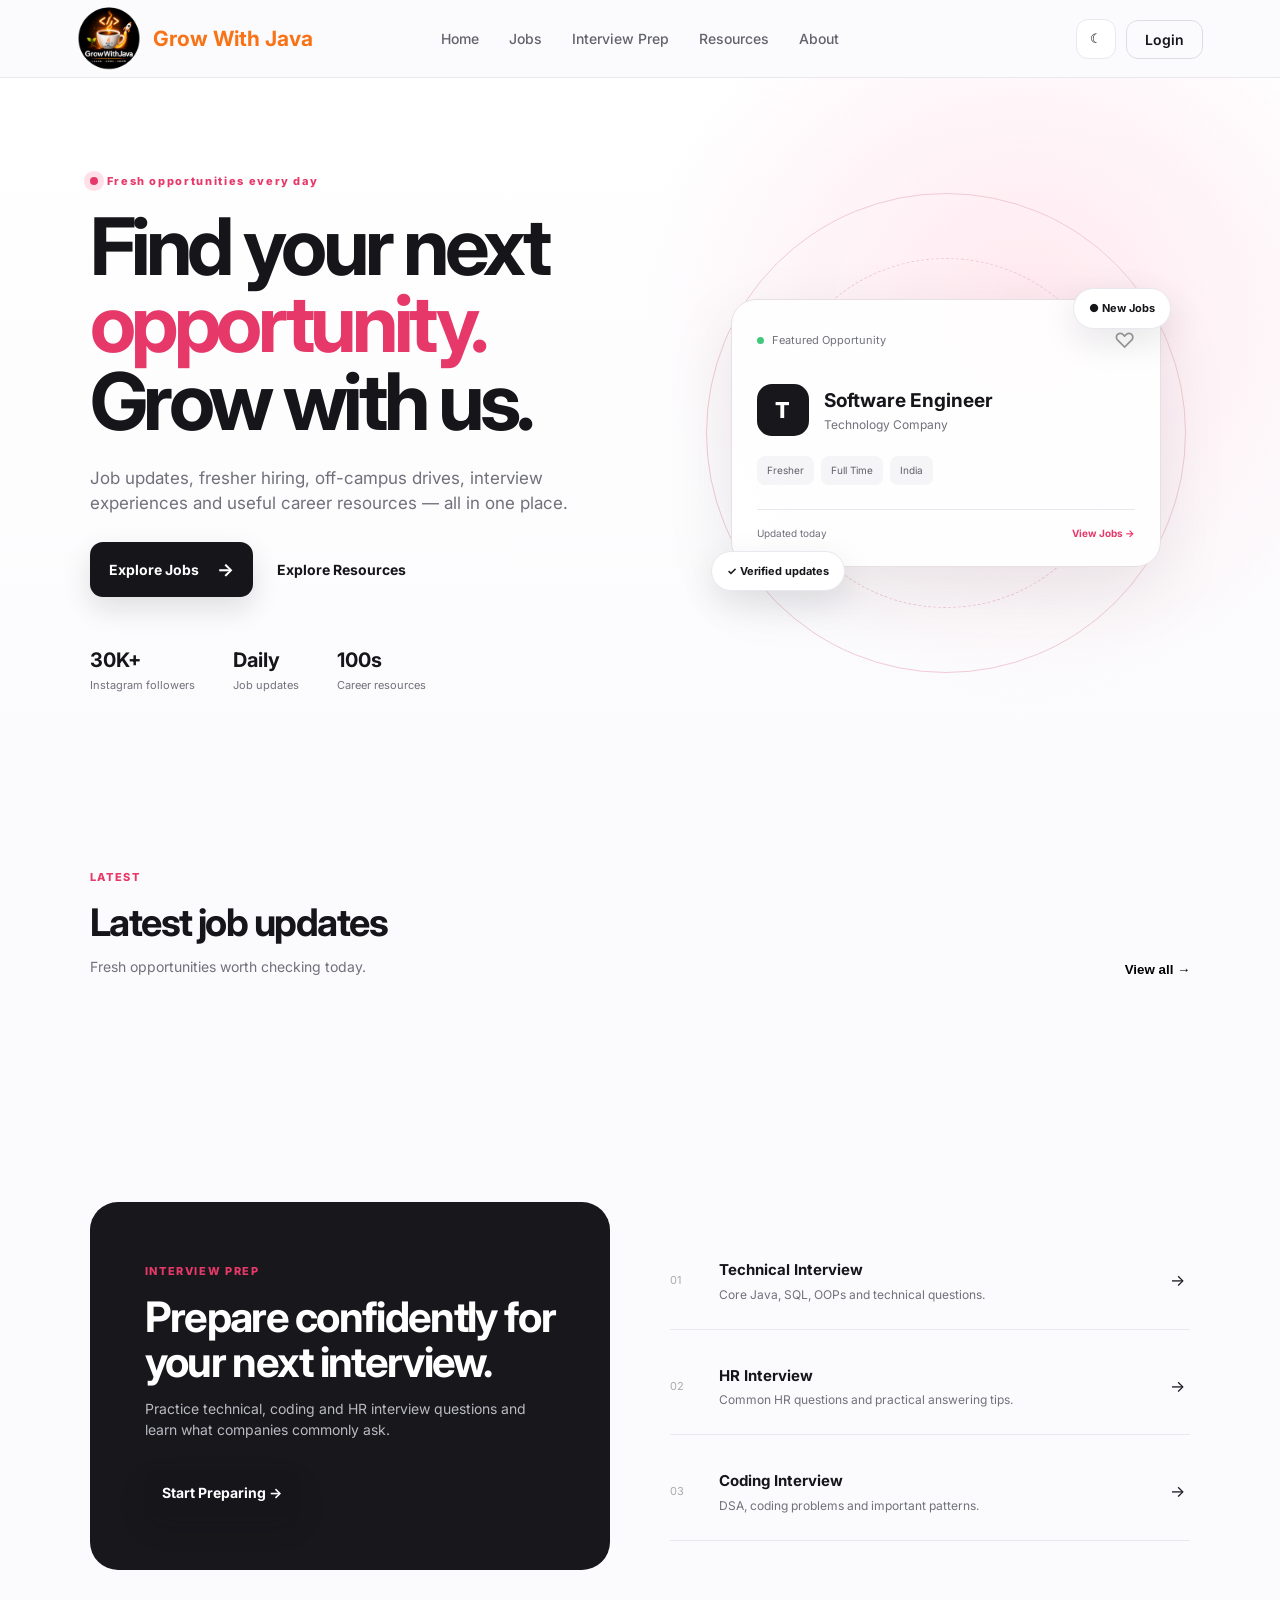
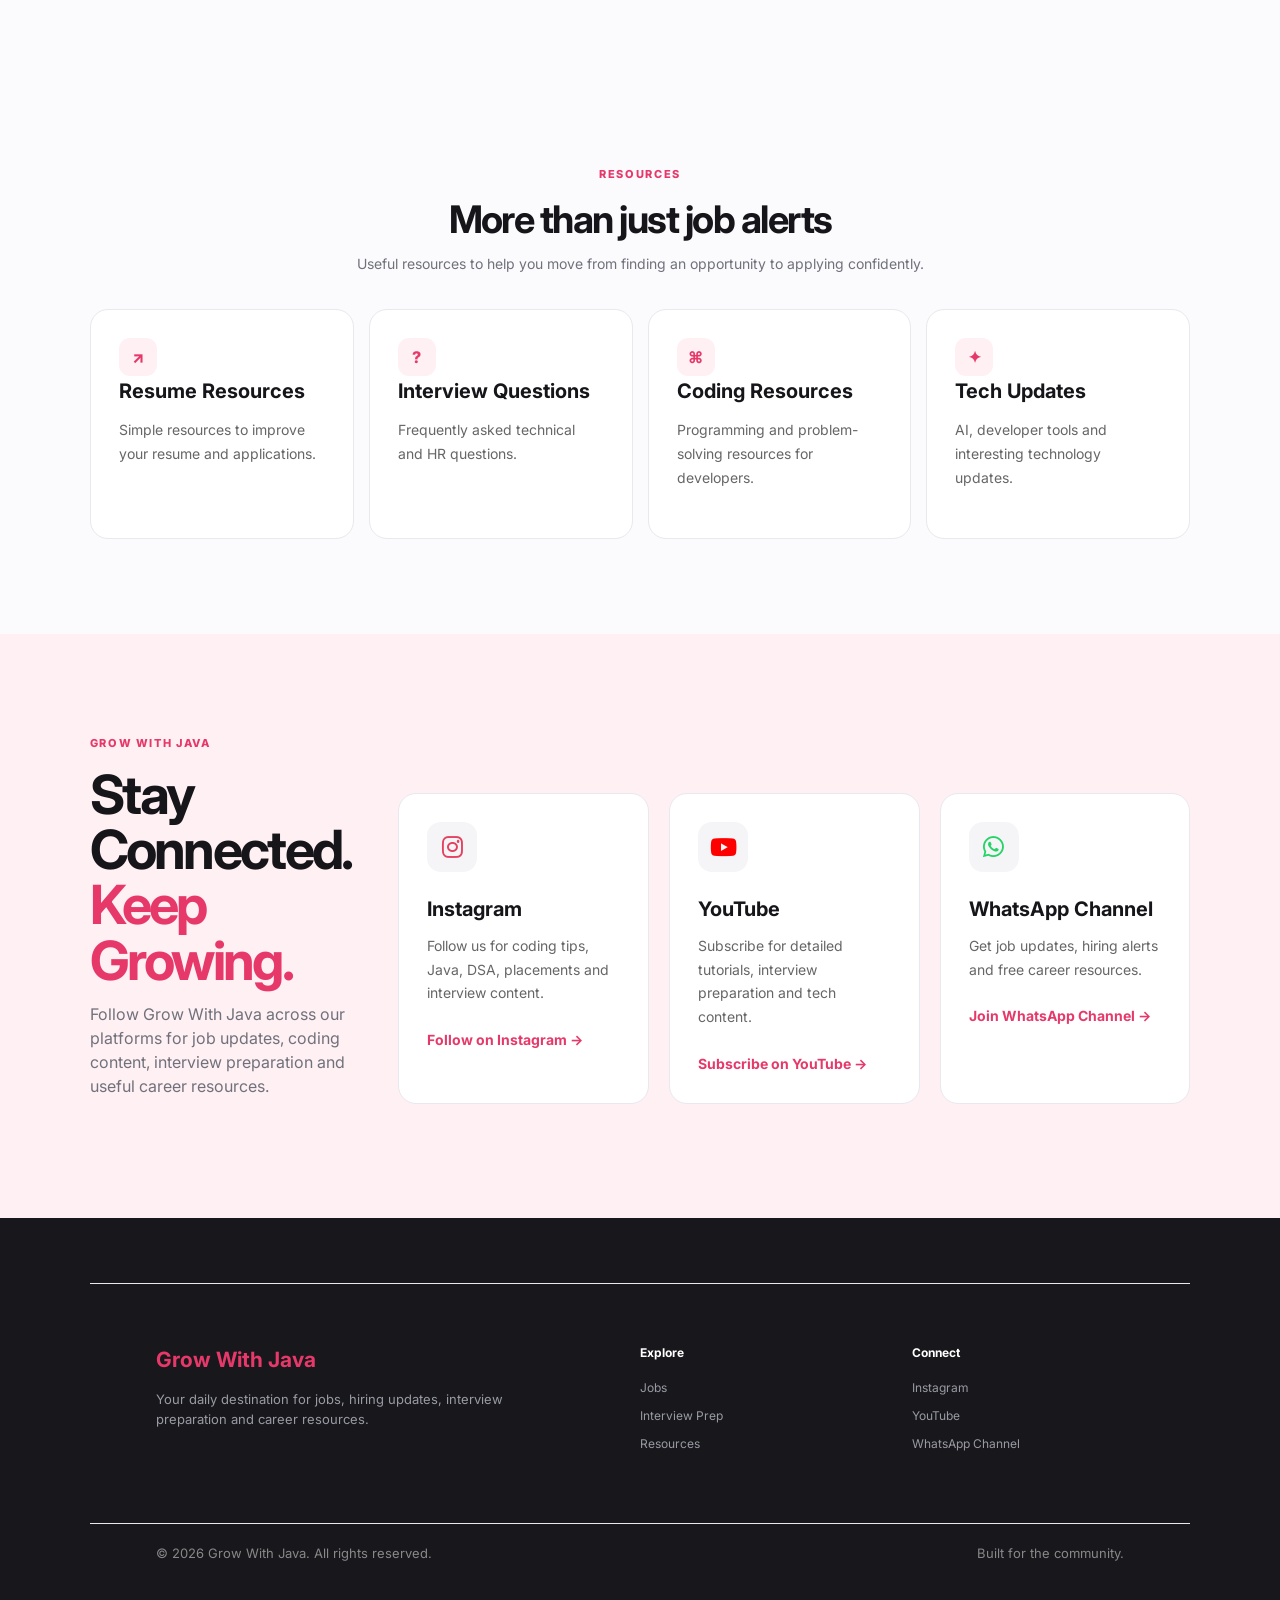
<file: index.html>
<!DOCTYPE html>
<html lang="en">
<head>
  <meta charset="UTF-8">
  <meta name="viewport" content="width=device-width, initial-scale=1.0">

  <meta name="description" content="Grow With Java - latest job updates, fresher hiring, off-campus drives, tech updates and interview experiences.">

  <title>Grow With Java | Jobs & Tech Updates</title>

  <link rel="preconnect" href="https://fonts.googleapis.com">
  <link rel="preconnect" href="https://fonts.gstatic.com" crossorigin>

  <link href="https://fonts.googleapis.com/css2?family=Inter:wght@400;500;600;700;800&display=swap" rel="stylesheet">

  <!-- Font Awesome -->
  <link rel="stylesheet" href="https://cdnjs.cloudflare.com/ajax/libs/font-awesome/6.7.2/css/all.min.css">

  <link rel="stylesheet" href="css/style.css">
</head>
<body>
  <header class="navbar">
   <div class="brand">
    <img src="images/logo.png" alt="Grow With Java">

    <a href="https://www.instagram.com/grow_with_java/?hl=en" target="_blank" class="brand-text">
        Grow With <b>Java</b>
    </a>
</div>
    <nav>
    <a href="index.html">Home</a>
    <a href="jobs.html">Jobs</a>
    <a href="index.html#interview-prep">Interview Prep</a>
    <a href="resources.html">Resources</a>
    <a href="index.html#about">About</a>
</nav>
    <div class="nav-actions">
      <button id="themeBtn" class="icon-btn" aria-label="Toggle theme">☾</button>
      <div id="userArea">
    <a class="outline-btn" href="login.html">Login</a>
</div>
      <button id="menuBtn" class="menu-btn">☰</button>
    </div>
  </header>

  <main>
    <section class="hero">
      <div class="hero-copy">
        <div class="eyebrow"><span class="pulse"></span> Fresh opportunities every day</div>
        <h1>Find your next<br><span>opportunity.</span><br>Grow with us.</h1>
        <p>Job updates, fresher hiring, off-campus drives, interview experiences and useful career resources — all in one place.</p>
        <div class="hero-actions">
          <a class="primary-btn" href="jobs.html">
    Explore Jobs <span>→</span>
</a>
          <a class="text-btn" href="#resources">Explore Resources</a>
        </div>
        <div class="stats">
          <div><strong>30K+</strong><span>Instagram followers</span></div>
          <div><strong>Daily</strong><span>Job updates</span></div>
          <div><strong>100s</strong><span>Career resources</span></div>
        </div>
      </div>
      <div class="hero-visual">
        <div class="orbit orbit-one"></div>
        <div class="orbit orbit-two"></div>
        <div class="opportunity-card">
          <div class="card-top"><span class="mini-dot"></span><span>Featured Opportunity</span><span class="bookmark">♡</span></div>
          <div class="company-row"><div class="company-logo">T</div><div><h3>Software Engineer</h3><p>Technology Company</p></div></div>
          <div class="tags"><span>Fresher</span><span>Full Time</span><span>India</span></div>
          <div class="card-line"></div>
          <div class="card-bottom"><span>Updated today</span><a href="jobs.html">View Jobs →</a></div>
        </div>
        <div class="float-pill pill-one">● New Jobs</div>
        <div class="float-pill pill-two">✓ Verified updates</div>
      </div>
    </section>

    <section class="section" id="jobs">
      <div class="section-head">
        <div><span class="section-kicker">LATEST</span><h2>Latest job updates</h2><p>Fresh opportunities worth checking today.</p></div>
        <button class="filter-btn" data-filter="all">View all →</button>
      </div>
      <div class="job-grid" id="jobGrid"></div>
    </section>

    <section class="split-section section" id="interview-prep">

    <div class="feature-panel">
        <span class="section-kicker">INTERVIEW PREP</span>

        <h2>Prepare confidently for your next interview.</h2>

        <p>
            Practice technical, coding and HR interview questions
            and learn what companies commonly ask.
        </p>

        <a class="primary-btn small" href="resources.html">
            Start Preparing →
        </a>
    </div>

    <div class="experience-list">

        <article>
            <span>01</span>
            <div>
                <b>Technical Interview</b>
                <p>Core Java, SQL, OOPs and technical questions.</p>
            </div>
            <i>→</i>
        </article>

        <article>
            <span>02</span>
            <div>
                <b>HR Interview</b>
                <p>Common HR questions and practical answering tips.</p>
            </div>
            <i>→</i>
        </article>

        <article>
            <span>03</span>
            <div>
                <b>Coding Interview</b>
                <p>DSA, coding problems and important patterns.</p>
            </div>
            <i>→</i>
        </article>

    </div>

</section>

    <section class="resources section" id="resources">
      <div class="section-head centered">
        <span class="section-kicker">RESOURCES</span>
        <h2>More than just job alerts</h2>
        <p>Useful resources to help you move from finding an opportunity to applying confidently.</p>
      </div>
      <div class="resource-grid">
        <article class="resource-card"><span>↗</span><h3>Resume Resources</h3><p>Simple resources to improve your resume and applications.</p></article>
        <article class="resource-card"><span>?</span><h3>Interview Questions</h3><p>Frequently asked technical and HR questions.</p></article>
        <article class="resource-card"><span>⌘</span><h3>Coding Resources</h3><p>Programming and problem-solving resources for developers.</p></article>
        <article class="resource-card"><span>✦</span><h3>Tech Updates</h3><p>AI, developer tools and interesting technology updates.</p></article>
      </div>
    </section>

    <section class="community section" id="about">

    <div class="community-copy">

        <span class="section-kicker">GROW WITH JAVA</span>

        <h2>Stay Connected.<br><span>Keep Growing.</span></h2>

        <p>
            Follow Grow With Java across our platforms for
            job updates, coding content, interview preparation
            and useful career resources.
        </p>

    </div>

    <div class="social-platforms">

        <!-- Instagram -->
        <a
            href="https://www.instagram.com/grow_with_java/?hl=en"
            target="_blank"
            class="platform-card">

            <div class="platform-icon instagram-icon">
    <i class="fa-brands fa-instagram"></i>
</div>

            <div class="platform-content">
                <h3>Instagram</h3>

                <p>
                    Follow us for coding tips, Java, DSA,
                    placements and interview content.
                </p>

                <span>Follow on Instagram →</span>
            </div>

        </a>


        <!-- YouTube -->
        <a
            href="https://www.youtube.com/@GrowwithJava"
            target="_blank"
            class="platform-card">

            <div class="platform-icon youtube-icon">
    <i class="fa-brands fa-youtube"></i>
</div>

            <div class="platform-content">
                <h3>YouTube</h3>

                <p>
                    Subscribe for detailed tutorials,
                    interview preparation and tech content.
                </p>

                <span>Subscribe on YouTube →</span>
            </div>

        </a>


        <!-- WhatsApp -->
        <a
            href="https://whatsapp.com/channel/0029Vb8HhoH7oQhhJGLJ8g0f"
            target="_blank"
            class="platform-card">

            <div class="platform-icon whatsapp-icon">
    <i class="fa-brands fa-whatsapp"></i>
</div>

            <div class="platform-content">
                <h3>WhatsApp Channel</h3>

                <p>
                    Get job updates, hiring alerts and
                    free career resources.
                </p>

                <span>Join WhatsApp Channel →</span>
            </div>

        </a>

    </div>

</section>
  </main>

  <footer>

    <div class="footer-main">

        <div>
            <div class="footer-brand">
    <span>Grow With <b>Java</b></span>
</div>

            <p>
                Your daily destination for jobs, hiring updates,
                interview preparation and career resources.
            </p>
        </div>

        <div>
            <h4>Explore</h4>
            <a href="jobs.html">Jobs</a>
            <a href="#interview-prep">Interview Prep</a>
            <a href="resources.html">Resources</a>
        </div>

        <div>
            <h4>Connect</h4>

            <a href="https://www.instagram.com/grow_with_java/?hl=en"
               target="_blank">
                Instagram
            </a>

            <a href="https://www.youtube.com/@GrowwithJava"
               target="_blank">
                YouTube
            </a>

            <a href="https://whatsapp.com/channel/0029Vb8HhoH7oQhhJGLJ8g0f"
               target="_blank">
                WhatsApp Channel
            </a>
        </div>

    </div>

    <div class="footer-bottom">
        <span>© 2026 Grow With Java. All rights reserved.</span>
        <span>Built for the community.</span>
    </div>

</footer>

  <script src="js/script.js"></script>
</body>
</html>
</file>
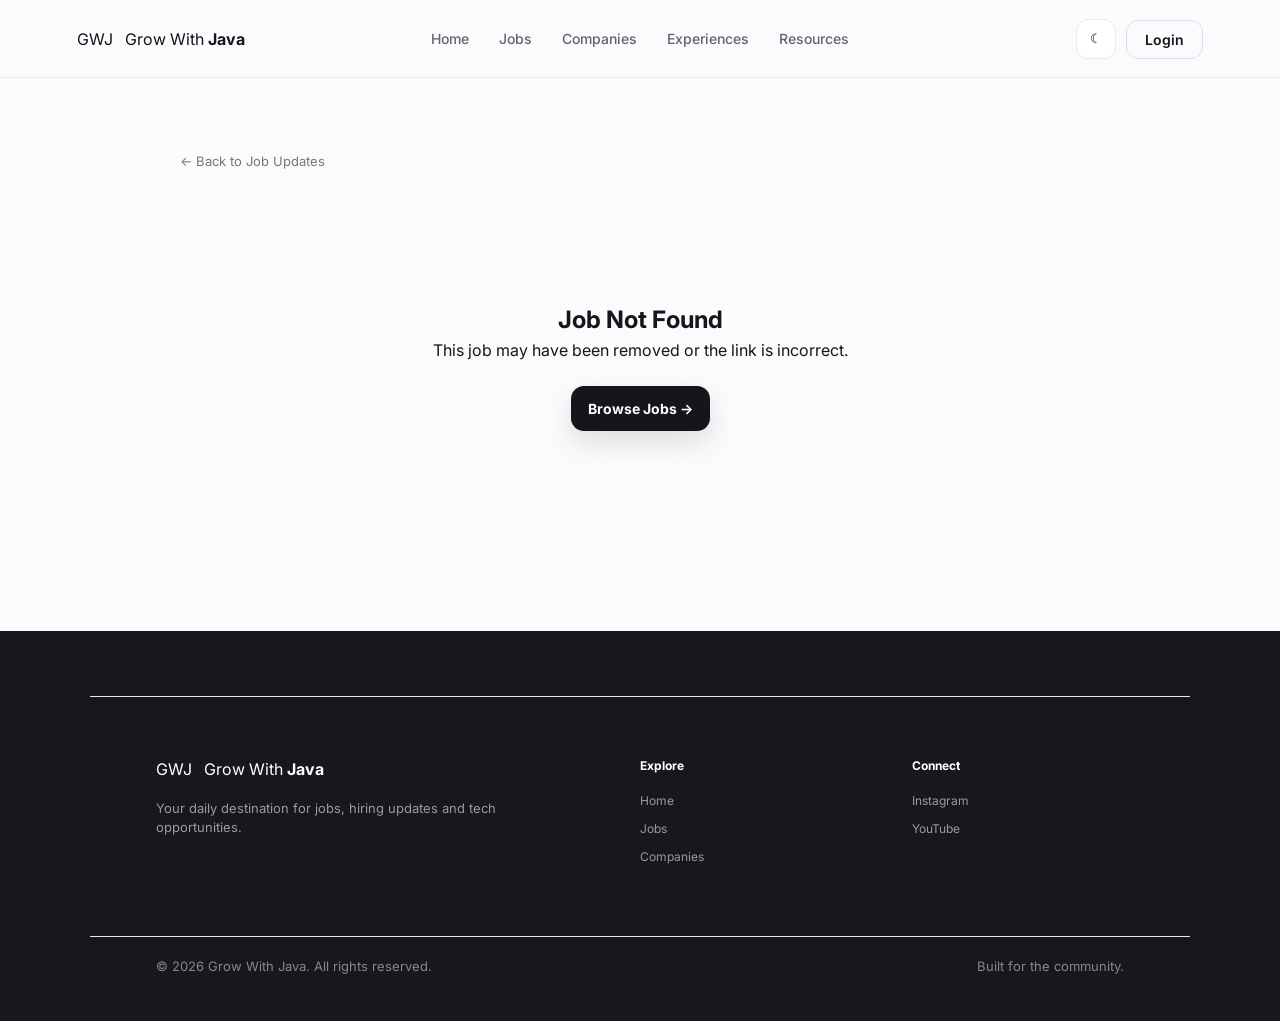
<file: job-details.html>
<!DOCTYPE html>
<html lang="en">
<head>
    <meta charset="UTF-8">
    <meta name="viewport" content="width=device-width, initial-scale=1.0">

    <title>Job Details | Grow With Java</title>

    <link rel="preconnect" href="https://fonts.googleapis.com">
    <link rel="preconnect" href="https://fonts.gstatic.com" crossorigin>

    <link
        href="https://fonts.googleapis.com/css2?family=Inter:wght@400;500;600;700;800&display=swap"
        rel="stylesheet"
    >

    <link rel="stylesheet" href="css/style.css">

    <style>

        .details-page {
            padding: 70px 7% 100px;
            max-width: 1100px;
            margin: auto;
        }

        .back-jobs {
            display: inline-block;
            font-size: 13px;
            color: #777;
            margin-bottom: 30px;
        }

        .back-jobs:hover {
            color: #e63969;
        }

        .job-header {
            background: white;
            border: 1px solid #e8e8ee;
            border-radius: 24px;
            padding: 35px;
            display: flex;
            align-items: center;
            gap: 22px;
            margin-bottom: 20px;
        }

        .job-header-logo {
            width: 75px;
            height: 75px;
            border-radius: 20px;
            background: #15151a;
            color: white;
            display: grid;
            place-items: center;
            font-size: 28px;
            font-weight: 800;
            flex-shrink: 0;
        }

        .job-header h1 {
            font-size: 36px;
            letter-spacing: -0.04em;
            line-height: 1.1;
        }

        .job-company {
            color: #70717b;
            margin-top: 6px;
            font-size: 14px;
        }

        .job-tags {
            display: flex;
            gap: 8px;
            flex-wrap: wrap;
            margin-top: 15px;
        }

        .job-tags span {
            background: #f5f5f7;
            padding: 7px 10px;
            border-radius: 8px;
            font-size: 11px;
        }

        .details-layout {
            display: grid;
            grid-template-columns: 1fr 320px;
            gap: 20px;
        }

        .details-content,
        .apply-box {
            background: white;
            border: 1px solid #e8e8ee;
            border-radius: 22px;
            padding: 30px;
        }

        .details-content h2 {
            font-size: 20px;
            margin-bottom: 12px;
            margin-top: 28px;
        }

        .details-content h2:first-child {
            margin-top: 0;
        }

        .details-content p {
            font-size: 14px;
            color: #60616b;
            line-height: 1.8;
        }

        .eligibility-list {
            padding-left: 20px;
            color: #60616b;
            font-size: 14px;
            line-height: 2;
        }

        .skills {
            display: flex;
            flex-wrap: wrap;
            gap: 8px;
        }

        .skills span {
            padding: 8px 12px;
            border-radius: 9px;
            background: #fff0f4;
            color: #e63969;
            font-size: 11px;
            font-weight: 600;
        }

        .apply-box {
            height: fit-content;
            position: sticky;
            top: 100px;
        }

        .apply-box h3 {
            font-size: 18px;
            margin-bottom: 20px;
        }

        .info-row {
            display: flex;
            justify-content: space-between;
            padding: 13px 0;
            border-bottom: 1px solid #eeeeF1;
            font-size: 12px;
        }

        .info-row span:first-child {
            color: #777;
        }

        .info-row span:last-child {
            font-weight: 600;
            text-align: right;
        }

        .apply-button {
            display: block;
            width: 100%;
            margin-top: 22px;
            background: #15151a;
            color: white;
            text-align: center;
            padding: 14px;
            border-radius: 12px;
            font-size: 13px;
            font-weight: 700;
        }

        .apply-button:hover {
            background: #e63969;
        }

        .not-found {
            text-align: center;
            padding: 100px 20px;
        }

        @media(max-width: 800px) {

            .details-layout {
                grid-template-columns: 1fr;
            }

            .apply-box {
                position: static;
            }

        }

        @media(max-width: 600px) {

            .details-page {
                padding: 50px 5% 80px;
            }

            .job-header {
                padding: 25px;
                align-items: flex-start;
            }

            .job-header h1 {
                font-size: 27px;
            }

            .job-header-logo {
                width: 58px;
                height: 58px;
                font-size: 21px;
            }

        }

    </style>
</head>

<body>

<header class="navbar">

    <a class="brand" href="index.html">
        <span class="brand-mark">GWJ</span>
        <span>Grow With <b>Java</b></span>
    </a>

    <nav>
        <a href="index.html">Home</a>
        <a href="jobs.html">Jobs</a>
        <a href="index.html#companies">Companies</a>
        <a href="index.html#experiences">Experiences</a>
        <a href="index.html#resources">Resources</a>
    </nav>

    <div class="nav-actions">

        <button id="themeBtn" class="icon-btn">
            ☾
        </button>

        <div id="userArea">
            <a class="outline-btn" href="login.html">
                Login
            </a>
        </div>

        <button id="menuBtn" class="menu-btn">
            ☰
        </button>

    </div>

</header>


<main>

<div class="details-page">

    <a href="jobs.html" class="back-jobs">
        ← Back to Job Updates
    </a>


    <div id="jobContainer">

        <div class="not-found">
            Loading job...
        </div>

    </div>

</div>

</main>


<footer>

    <div class="footer-main">

        <div>

            <a class="brand" href="index.html">
                <span class="brand-mark">GWJ</span>
                <span>Grow With <b>Java</b></span>
            </a>

            <p>
                Your daily destination for jobs,
                hiring updates and tech opportunities.
            </p>

        </div>

        <div>

            <h4>Explore</h4>

            <a href="index.html">Home</a>
            <a href="jobs.html">Jobs</a>
            <a href="index.html#companies">Companies</a>

        </div>

        <div>

            <h4>Connect</h4>

            <a
                href="https://www.instagram.com/grow_with_java/"
                target="_blank">
                Instagram
            </a>

            <a href="#">
                YouTube
            </a>

        </div>

    </div>


    <div class="footer-bottom">

        <span>
            © 2026 Grow With Java. All rights reserved.
        </span>

        <span>
            Built for the community.
        </span>

    </div>

</footer>


<script src="js/script.js"></script>


<script>

const params =
    new URLSearchParams(window.location.search);

const jobId =
    params.get("id");

const jobContainer =
    document.getElementById("jobContainer");


fetch("data/jobs.json")

    .then(response => response.json())

    .then(jobs => {

       const job = jobs.find(item => String(item.id) === jobId);


        if (!job) {

            jobContainer.innerHTML = `

                <div class="not-found">

                    <h2>
                        Job Not Found
                    </h2>

                    <p>
                        This job may have been removed
                        or the link is incorrect.
                    </p>

                    <br>

                    <a
                        href="jobs.html"
                        class="primary-btn small">
                        Browse Jobs →
                    </a>

                </div>

            `;

            return;
        }


        document.title =
            `${job.title} at ${job.company} | Grow With Java`;


        jobContainer.innerHTML = `

            <div class="job-header">
    <div class="job-header-info">
        <h1>${job.title || job.company || "Job Opportunity"}</h1>
        <p>${job.company || ""}</p>
        <div class="job-meta">
            ${job.category ? `<span>${job.category}</span>` : ""}
            ${job.experience ? `<span>${job.experience}</span>` : ""}
            ${job.type ? `<span>${job.type}</span>` : ""}
        </div>
    </div>
</div>


         

<div class="details-layout">
    <div class="job-info-card">

        <h2>Job Information</h2>

        <div class="info-row">
            <span>Company</span>
            <strong>${job.company || ""}</strong>
        </div>

        <div class="info-row">
            <span>Experience</span>
            <strong>${job.experience || ""}</strong>
        </div>

        <div class="info-row">
            <span>Batch</span>
            <strong>${job.batch || ""}</strong>
        </div>

        <a href="${job.applyLink || '#'}"
           target="_blank"
           rel="noopener noreferrer"
           class="apply-button">
            Apply Now →
        </a>

    </div>
</div>



                
            </div>

        `;

    })

    .catch(error => {

        console.error(error);

        jobContainer.innerHTML = `

            <div class="not-found">

                <h2>
                    Something went wrong
                </h2>

                <p>
                    Unable to load this job.
                </p>

            </div>

        `;

    });

</script>

</body>
</html>
</file>
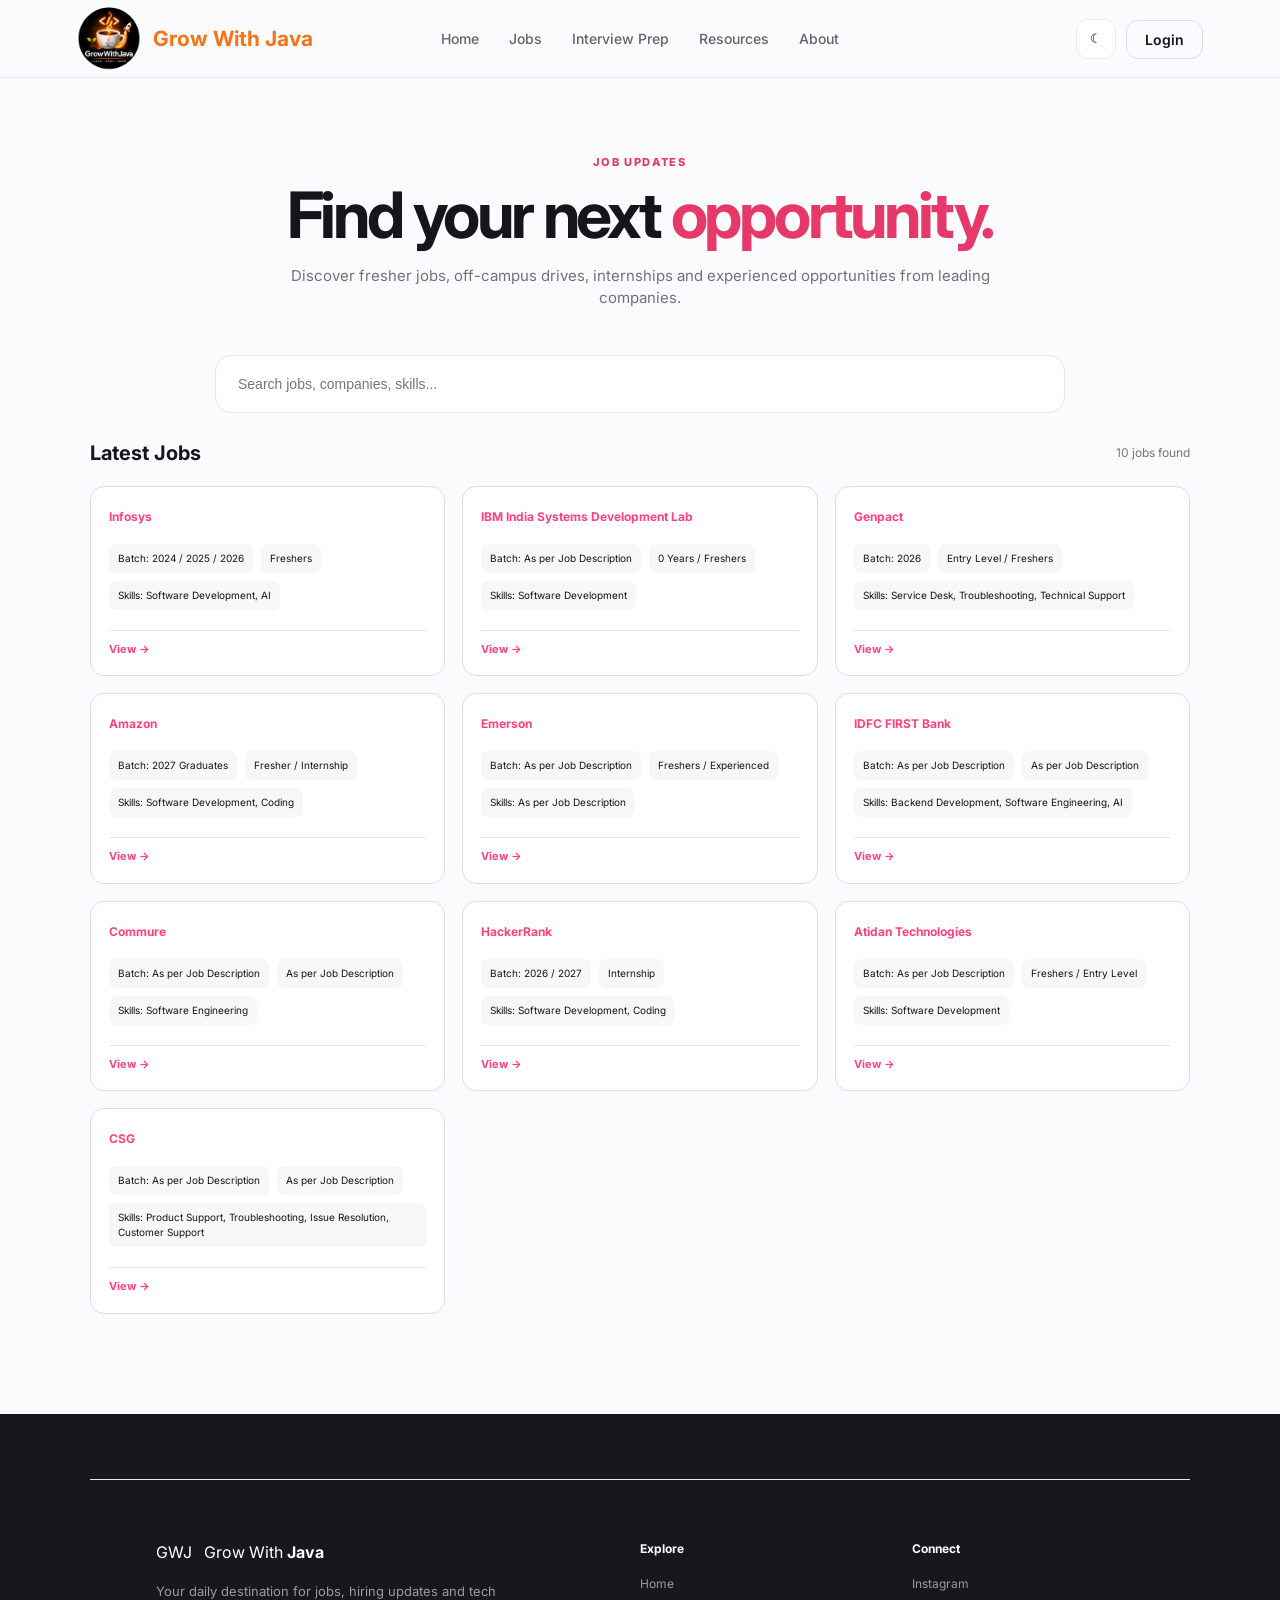
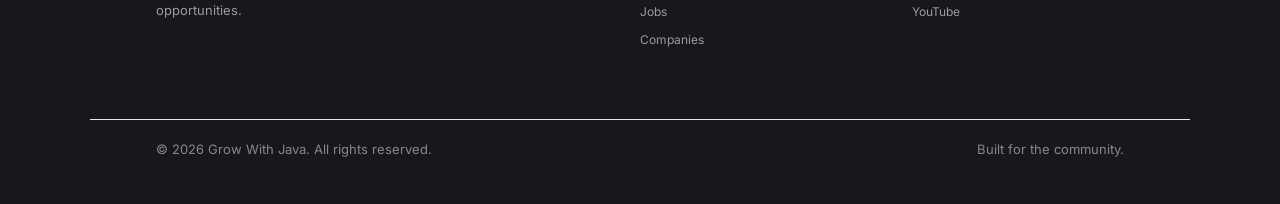
<file: jobs.html>
<!DOCTYPE html>
<html lang="en">
<head>
    <meta charset="UTF-8">
    <meta name="viewport" content="width=device-width, initial-scale=1.0">

    <title>Job Updates | Grow With Java</title>

    <link rel="preconnect" href="https://fonts.googleapis.com">
    <link rel="preconnect" href="https://fonts.gstatic.com" crossorigin>

    <link
        href="https://fonts.googleapis.com/css2?family=Inter:wght@400;500;600;700;800&display=swap"
        rel="stylesheet"
    >

    <link rel="stylesheet" href="css/style.css">

    <style>

        .jobs-page {
            padding: 70px 7% 100px;
        }

        .jobs-hero {
            text-align: center;
            max-width: 750px;
            margin: 0 auto 45px;
        }

        .jobs-hero .section-kicker {
            display: inline-block;
            margin-bottom: 12px;
        }

        .jobs-hero h1 {
            font-size: clamp(40px, 5vw, 65px);
            line-height: 1;
            letter-spacing: -0.05em;
        }

        .jobs-hero h1 span {
            color: #e63969;
        }

        .jobs-hero p {
            margin-top: 18px;
            color: #70717b;
            font-size: 15px;
        }

        .job-search {
            max-width: 850px;
            margin: 0 auto 25px;
            position: relative;
        }

        .job-search input {
            width: 100%;
            height: 58px;
            border: 1px solid #e5e5ea;
            border-radius: 16px;
            padding: 0 22px;
            font-size: 14px;
            outline: none;
            background: white;
        }

        .job-search input:focus {
            border-color: #e63969;
        }

        .job-filters {
            max-width: 850px;
            margin: 0 auto 45px;
            display: flex;
            gap: 9px;
            flex-wrap: wrap;
            justify-content: center;
        }

        .job-filter {
            border: 1px solid #e5e5ea;
            background: white;
            padding: 10px 17px;
            border-radius: 10px;
            font-size: 12px;
            font-weight: 600;
            cursor: pointer;
        }

        .job-filter.active,
        .job-filter:hover {
            background: #15151a;
            color: white;
            border-color: #15151a;
        }

        .jobs-result {
            display: flex;
            justify-content: space-between;
            align-items: center;
            margin-bottom: 18px;
        }

        .jobs-result h2 {
            font-size: 20px;
        }

        .jobs-result span {
            font-size: 12px;
            color: #777;
        }

        .jobs-list {
            display: grid;
            grid-template-columns: repeat(3, 1fr);
            gap: 17px;
        }

        .jobs-list .job-card {
            height: 100%;
        }

        .no-jobs {
            grid-column: 1 / -1;
            text-align: center;
            padding: 70px 20px;
            border: 1px dashed #ddd;
            border-radius: 20px;
            color: #777;
        }

        .job-card .job-company {
            font-size: 12px;
            color: #777;
            margin-top: 3px;
        }

        @media (max-width: 950px) {
            .jobs-list {
                grid-template-columns: repeat(2, 1fr);
            }
        }

        @media (max-width: 600px) {
            .jobs-page {
                padding: 55px 5% 80px;
            }

            .jobs-list {
                grid-template-columns: 1fr;
            }

            .jobs-hero h1 {
                font-size: 42px;
            }
        }

    </style>
</head>

<body>

<header class="navbar">

    <div class="brand">
    <img src="images/logo.png" alt="Grow With Java">

    <a href="https://www.instagram.com/grow_with_java/?hl=en"
       target="_blank"
       class="brand-text">
        Grow With <b>Java</b>
    </a>
</div>

   <nav>
    <a href="index.html">Home</a>
    <a href="jobs.html">Jobs</a>
    <a href="index.html#interview-prep">Interview Prep</a>
    <a href="resources.html">Resources</a>
    <a href="index.html#about">About</a>
</nav>

    <div class="nav-actions">

        <button id="themeBtn" class="icon-btn">
            ☾
        </button>

        <div id="userArea">
            <a class="outline-btn" href="login.html">
                Login
            </a>
        </div>

        <button id="menuBtn" class="menu-btn">
            ☰
        </button>

    </div>

</header>


<main>

<section class="jobs-page">

    <div class="jobs-hero">

        <span class="section-kicker">
            JOB UPDATES
        </span>

        <h1>
            Find your next
            <span>opportunity.</span>
        </h1>

        <p>
            Discover fresher jobs, off-campus drives, internships
            and experienced opportunities from leading companies.
        </p>

    </div>


    <!-- Search -->

    <div class="job-search">

        <input
            type="text"
            id="searchInput"
            placeholder="Search jobs, companies, skills..."
        >

    </div>

    <!-- Results -->

    <div class="jobs-result">

        <h2>
            Latest Jobs
        </h2>

        <span id="jobCount">
            Loading jobs...
        </span>

    </div>


    <!-- Job Cards -->

    <div
        class="jobs-list"
        id="jobsList">
    </div>

</section>

</main>


<footer>

    <div class="footer-main">

        <div>

            <a class="brand" href="index.html">

                <span class="brand-mark">
                    GWJ
                </span>

                <span>
                    Grow With <b>Java</b>
                </span>

            </a>

            <p>
                Your daily destination for jobs,
                hiring updates and tech opportunities.
            </p>

        </div>


        <div>

            <h4>
                Explore
            </h4>

            <a href="index.html">
                Home
            </a>

            <a href="jobs.html">
                Jobs
            </a>

            <a href="index.html#companies">
                Companies
            </a>

        </div>


        <div>

            <h4>
                Connect
            </h4>

            <a
                href="https://www.instagram.com/grow_with_java/"
                target="_blank">
                Instagram
            </a>

            <a href="#">
                YouTube
            </a>

        </div>

    </div>


    <div class="footer-bottom">

        <span>
            © 2026 Grow With Java. All rights reserved.
        </span>

        <span>
            Built for the community.
        </span>

    </div>

</footer>


<script src="js/script.js"></script>


<script>

let allJobs = [];

let selectedFilter = "All";


const jobsList =
    document.getElementById("jobsList");

const searchInput =
    document.getElementById("searchInput");

const jobCount =
    document.getElementById("jobCount");


/* Load Jobs */

fetch("data/jobs.json")

    .then(response => {

        if (!response.ok) {
            throw new Error("Unable to load jobs");
        }

        return response.json();

    })

    .then(data => {

        allJobs = data;

        displayJobs();

    })

    .catch(error => {

        console.error(error);

        jobsList.innerHTML = `
            <div class="no-jobs">
                Unable to load job updates.
            </div>
        `;

    });


/* Display Jobs */

function displayJobs() {
    const search = searchInput.value.toLowerCase().trim();

    const filteredJobs = allJobs.filter(job => {
        const matchesFilter =
            selectedFilter === "All" ||
            job.category === selectedFilter;

        const skillsText = Array.isArray(job.skills)
            ? job.skills.join(" ")
            : (job.skills || "");

        const searchableText = [
            job.company,
            job.title,
            job.category,
            job.experience,
            job.location,
            job.batch,
            skillsText
        ].join(" ").toLowerCase();

        const matchesSearch = searchableText.includes(search);

        return matchesFilter && matchesSearch;
    });

    jobCount.textContent = `${filteredJobs.length} jobs found`;

    if (filteredJobs.length === 0) {
        jobsList.innerHTML = `
            <div class="no-jobs">
                <h3>No jobs found</h3>
                <p>Try another search.</p>
            </div>
        `;
        return;
    }

    jobsList.innerHTML = filteredJobs.map(job => {
        const skillsText = Array.isArray(job.skills)
            ? job.skills.join(", ")
            : (job.skills || "Not specified");

        return `
            <article class="job-card">

                <h3 class="job-company">
                    ${job.company || "Company not specified"}
                </h3>

                <div class="job-meta">
                    <span>
                        Batch: ${job.batch || "As per Job Description"}
                    </span>

                    <span>
                        ${job.experience || "As per Job Description"}
                    </span>

                    <span>
                        Skills: ${skillsText}
                    </span>
                </div>

                <div class="job-footer">
                    <a href="job-details.html?id=${job.id}">
                        View →
                    </a>
                </div>

            </article>
        `;
    }).join("");
}



/* Search */

searchInput.addEventListener(
    "input",
    displayJobs
);


/* Filters */

document
    .querySelectorAll(".job-filter")
    .forEach(button => {

        button.addEventListener(
            "click",
            () => {

                document
                    .querySelectorAll(".job-filter")
                    .forEach(btn =>
                        btn.classList.remove("active")
                    );


                button.classList.add("active");


                selectedFilter =
                    button.dataset.filter;


                displayJobs();

            }
        );

    });

</script>

</body>
</html>
</file>
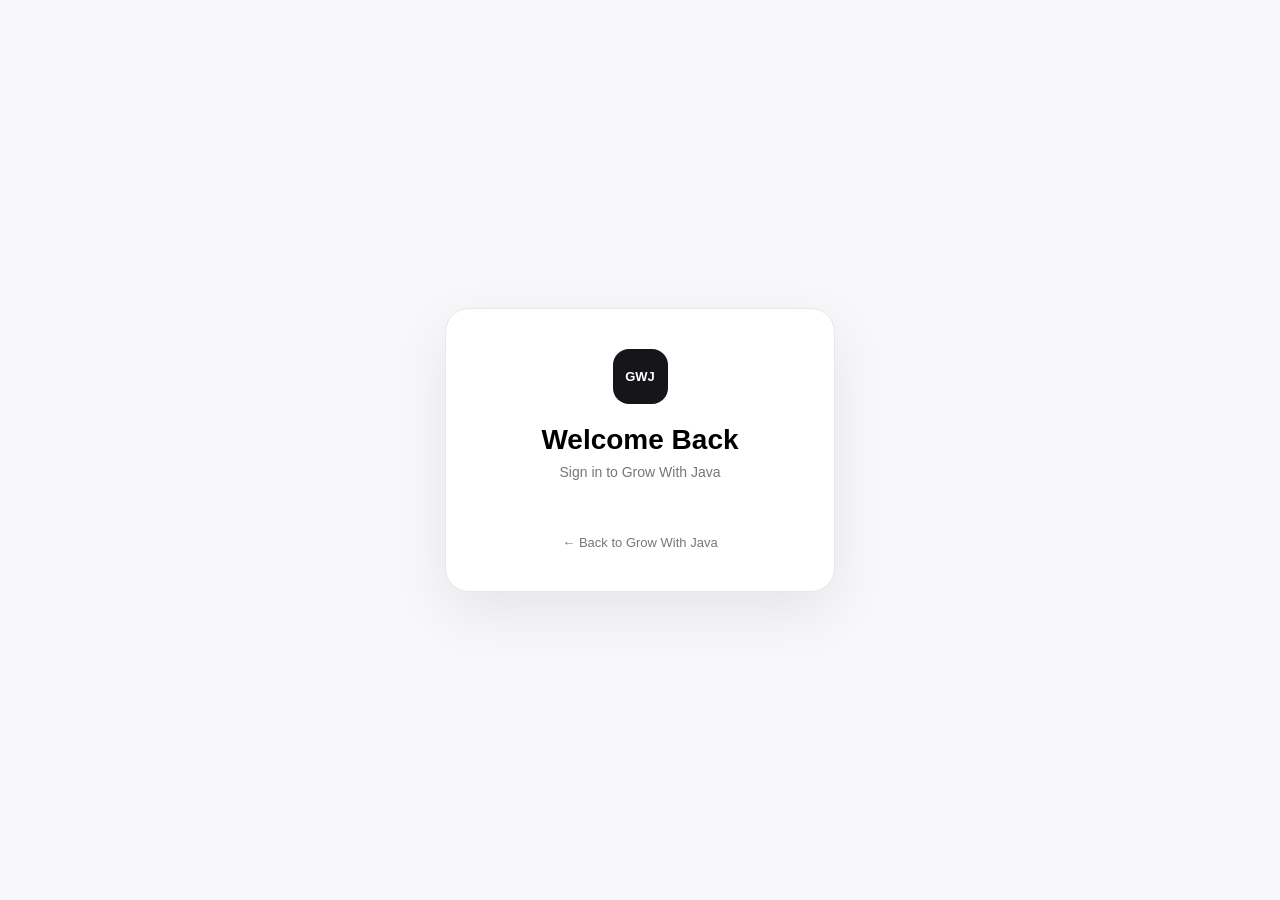
<file: login.html>
<!DOCTYPE html>
<html lang="en">
<head>
    <meta charset="UTF-8">
    <meta name="viewport" content="width=device-width, initial-scale=1.0">

    <title>Login | Grow With Java</title>

    <script src="https://accounts.google.com/gsi/client" async defer></script>

    <style>
        * {
            box-sizing: border-box;
            margin: 0;
            padding: 0;
        }

        body {
            min-height: 100vh;
            display: flex;
            align-items: center;
            justify-content: center;
            font-family: Arial, sans-serif;
            background: #f8f8fa;
        }

        .login-box {
            width: 390px;
            max-width: 92%;
            background: white;
            padding: 40px;
            border-radius: 24px;
            border: 1px solid #e8e8ec;
            box-shadow: 0 20px 60px rgba(0,0,0,0.08);
            text-align: center;
        }

        .logo {
            width: 55px;
            height: 55px;
            margin: 0 auto 20px;
            border-radius: 16px;
            background: #15151a;
            color: white;
            display: flex;
            align-items: center;
            justify-content: center;
            font-weight: 800;
            font-size: 13px;
        }

        h1 {
            font-size: 28px;
            margin-bottom: 8px;
        }

        .subtitle {
            color: #777;
            font-size: 14px;
            margin-bottom: 30px;
        }

        .google-login {
            display: flex;
            justify-content: center;
        }

        .back {
            display: inline-block;
            margin-top: 25px;
            color: #777;
            font-size: 13px;
            text-decoration: none;
        }

        .back:hover {
            color: #e63969;
        }
    </style>
</head>

<body>

    <div class="login-box">

        <div class="logo">
            GWJ
        </div>

        <h1>Welcome Back</h1>

        <p class="subtitle">
            Sign in to Grow With Java
        </p>

        <div id="g_id_onload"
             data-client_id="406162008014-mjq17ioemsjeq35pmbp534t5o81b8bgl.apps.googleusercontent.com"
             data-callback="handleCredentialResponse"
             data-auto_prompt="false">
        </div>

        <div class="google-login">
            <div class="g_id_signin"
                 data-type="standard"
                 data-size="large"
                 data-theme="outline"
                 data-text="signin_with"
                 data-shape="rectangular"
                 data-logo_alignment="left">
            </div>
        </div>

        <a href="index.html" class="back">
            ← Back to Grow With Java
        </a>

    </div>

    <script>
        function handleCredentialResponse(response) {

            console.log("Google Login Successful");

            // Save Google credential temporarily
            localStorage.setItem(
                "googleCredential",
                response.credential
            );

            // Redirect to homepage
            window.location.href = "index.html";
        }
    </script>

</body>
</html>
</file>
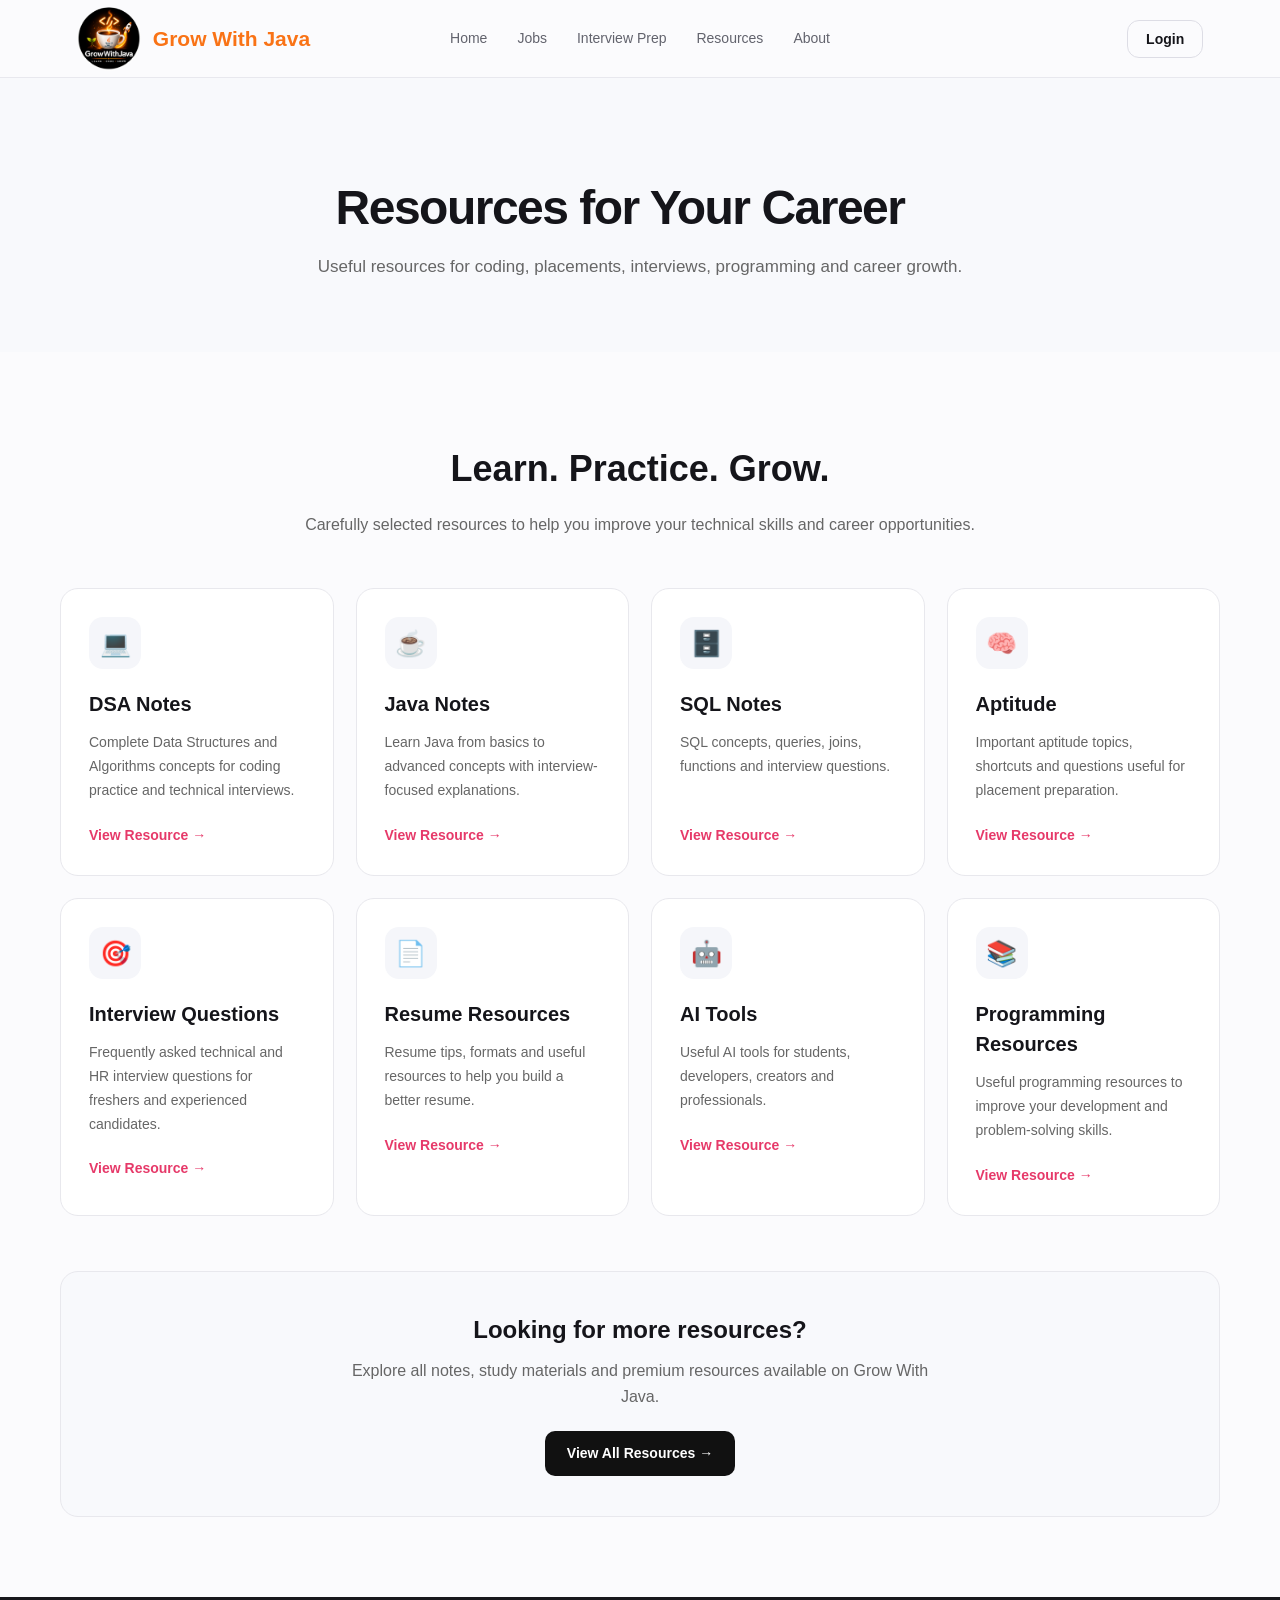
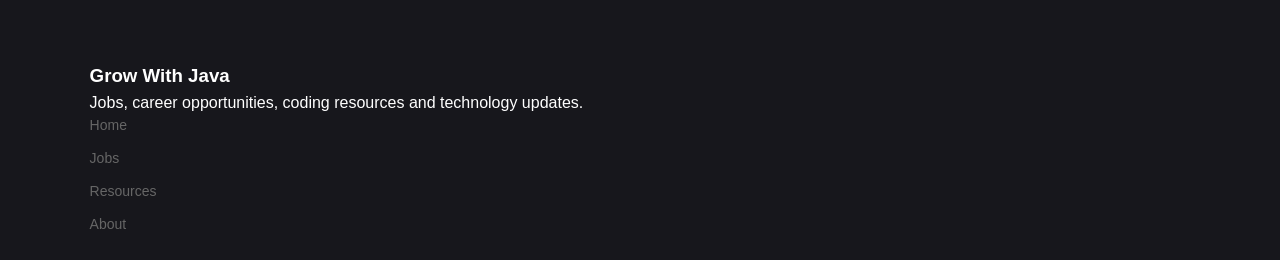
<file: resources.html>
<!DOCTYPE html>
<html lang="en">
<head>
    <meta charset="UTF-8">
    <meta name="viewport" content="width=device-width, initial-scale=1.0">

    <title>Resources | Grow With Java</title>

    <link rel="stylesheet" href="css/style.css">
</head>

<body>

<header class="navbar">

    <div class="brand">
    <img src="images/logo.png" alt="Grow With Java">

    <a href="https://www.instagram.com/grow_with_java/?hl=en"
       target="_blank"
       class="brand-text">
        Grow With <b>Java</b>
    </a>
</div>

    <nav>
    <a href="index.html">Home</a>
    <a href="jobs.html">Jobs</a>
    <a href="index.html#interview-prep">Interview Prep</a>
    <a href="resources.html">Resources</a>
    <a href="index.html#about">About</a>
</nav>

    <div id="userArea">
        <a class="outline-btn" href="login.html">Login</a>
    </div>

</header>


<section class="page-hero">

    <div class="page-hero-content">


        <h1>Resources for Your Career</h1>

        <p>
            Useful resources for coding, placements, interviews,
            programming and career growth.
        </p>

    </div>

</section>


<section class="resources-section">

    <div class="section-heading">


        <h2>Learn. Practice. Grow.</h2>

        <p>
            Carefully selected resources to help you improve your
            technical skills and career opportunities.
        </p>

    </div>


    <div class="resources-grid">


        <div class="resource-card">

            <div class="resource-icon">💻</div>

            <h3>DSA Notes</h3>

            <p>
                Complete Data Structures and Algorithms concepts
                for coding practice and technical interviews.
            </p>

            <a href="https://superprofile.bio/growwithjava" target="_blank">
    View Resource →
</a>

        </div>


        <div class="resource-card">

            <div class="resource-icon">☕</div>

            <h3>Java Notes</h3>

            <p>
                Learn Java from basics to advanced concepts with
                interview-focused explanations.
            </p>

            <a href="https://superprofile.bio/growwithjava" target="_blank">
    View Resource →
</a>

        </div>


        <div class="resource-card">

            <div class="resource-icon">🗄️</div>

            <h3>SQL Notes</h3>

            <p>
                SQL concepts, queries, joins, functions and
                interview questions.
            </p>

            <a href="#">View Resource →</a>

        </div>


        <div class="resource-card">

            <div class="resource-icon">🧠</div>

            <h3>Aptitude</h3>

            <p>
                Important aptitude topics, shortcuts and questions
                useful for placement preparation.
            </p>

            <a href="#">View Resource →</a>

        </div>


        <div class="resource-card">

            <div class="resource-icon">🎯</div>

            <h3>Interview Questions</h3>

            <p>
                Frequently asked technical and HR interview
                questions for freshers and experienced candidates.
            </p>

            <a href="#">View Resource →</a>

        </div>


        <div class="resource-card">

            <div class="resource-icon">📄</div>

            <h3>Resume Resources</h3>

            <p>
                Resume tips, formats and useful resources to help
                you build a better resume.
            </p>

            <a href="#">View Resource →</a>

        </div>


        <div class="resource-card">

            <div class="resource-icon">🤖</div>

            <h3>AI Tools</h3>

            <p>
                Useful AI tools for students, developers,
                creators and professionals.
            </p>

            <a href="#">View Resource →</a>

        </div>


        <div class="resource-card">

            <div class="resource-icon">📚</div>

            <h3>Programming Resources</h3>

            <p>
                Useful programming resources to improve your
                development and problem-solving skills.
            </p>

            <a href="#">View Resource →</a>

        </div>


   </div>

    <div class="resources-cta">

        <h3>Looking for more resources?</h3>

        <p>
            Explore all notes, study materials and premium resources
            available on Grow With Java.
        </p>

        <a href="https://superprofile.bio/growwithjava" target="_blank">
            View All Resources →
        </a>

    </div>

</section>


<footer>

    <div class="footer-content">

        <h3>Grow With Java</h3>

        <p>
            Jobs, career opportunities, coding resources and
            technology updates.
        </p>

        <div class="footer-links">
            <a href="index.html">Home</a>
            <a href="jobs.html">Jobs</a>
            <a href="resources.html">Resources</a>
            <a href="index.html#about">About</a>
        </div>

    </div>

</footer>


<script src="js/script.js"></script>

</body>
</html>
</file>
<file: css/style.css>
:root{
  --bg:#fbfbfd;--surface:#fff;--text:#15151a;--muted:#70717b;--line:#e8e8ee;
  --accent:#e63969;--accent2:#ff4d7c;--soft:#fff0f4;--shadow:0 24px 70px rgba(20,20,30,.09)
}
*{box-sizing:border-box;margin:0;padding:0}html{scroll-behavior:smooth}
body{font-family:Inter,Arial,sans-serif;background:var(--bg);color:var(--text);line-height:1.5}
a{text-decoration:none;color:inherit}.navbar{height:78px;display:flex;align-items:center;justify-content:space-between;padding:0 6%;border-bottom:1px solid var(--line);background:rgba(251,251,253,.86);backdrop-filter:blur(18px);position:sticky;top:0;z-index:20}
.brand {
    display: flex;
    align-items: center;
    gap: 12px;
}

.brand img {
    width: 64px;
    height: 64px;
    object-fit: cover;
    border-radius: 50%;
    display: block;
}

.brand-text {
    font-size: 21px;
    font-weight: 700;
    color: #f97316;
    text-decoration: none;
}

.brand-text:hover {
    text-decoration: none;
}
nav{display:flex;gap:30px;position:absolute;left:50vw;transform:translateX(-50%);width:max-content}nav a{font-size:14px;color:#62636d;font-weight:500}nav a:hover{color:var(--text)}
.nav-actions{display:flex;gap:10px;align-items:center}.icon-btn,.menu-btn{border:1px solid var(--line);background:var(--surface);width:40px;height:40px;border-radius:12px;cursor:pointer}.outline-btn{border:1px solid #dddde5;border-radius:12px;padding:10px 18px;font-size:14px;font-weight:600}.menu-btn{display:none}
.hero{min-height:650px;padding:95px 7% 75px;display:grid;grid-template-columns:1.05fr .95fr;align-items:center;gap:70px;overflow:hidden;background:radial-gradient(circle at 80% 35%,#ffe8ef 0,transparent 34%),linear-gradient(180deg,#fff,#fbfbfd)}
.eyebrow,.section-kicker{font-size:11px;letter-spacing:.15em;font-weight:800;color:var(--accent)}.eyebrow{display:flex;align-items:center;gap:9px;margin-bottom:18px}.pulse{width:8px;height:8px;border-radius:50%;background:var(--accent);box-shadow:0 0 0 6px #ffe0e9}
h1{font-size:clamp(48px,6.2vw,84px);line-height:.98;letter-spacing:-.055em;max-width:760px}h1 span,.community h2 span{color:var(--accent)}
.hero-copy>p{max-width:600px;margin:25px 0;color:var(--muted);font-size:17px}.hero-actions{display:flex;align-items:center;gap:24px}.primary-btn{display:inline-flex;align-items:center;gap:18px;background:var(--text);color:#fff;padding:14px 19px;border-radius:13px;font-size:14px;font-weight:700;box-shadow:0 12px 28px rgba(20,20,25,.12)}.primary-btn span{font-size:18px}.primary-btn.small{padding:12px 17px}.text-btn{font-size:14px;font-weight:700}.stats{display:flex;gap:38px;margin-top:48px}.stats div{display:flex;flex-direction:column}.stats strong{font-size:20px}.stats span{font-size:11px;color:var(--muted);margin-top:2px}
.hero-visual{min-height:460px;position:relative;display:grid;place-items:center}.orbit{position:absolute;border:1px solid #f0cbd5;border-radius:50%}.orbit-one{width:480px;height:480px}.orbit-two{width:350px;height:350px;border-style:dashed}
.opportunity-card{position:relative;width:min(430px,90%);background:rgba(255,255,255,.92);border:1px solid #e7dfe2;border-radius:25px;padding:25px;box-shadow:var(--shadow);z-index:2}.card-top,.card-bottom,.company-row{display:flex;align-items:center}.card-top{font-size:11px;color:var(--muted);gap:8px}.mini-dot{width:7px;height:7px;background:#3fc77a;border-radius:50%}.bookmark{margin-left:auto;font-size:21px;color:#999}.company-row{gap:15px;margin:28px 0 20px}.company-logo{width:52px;height:52px;border-radius:15px;background:#18181c;color:white;display:grid;place-items:center;font-size:22px;font-weight:800}.company-row h3{font-size:19px}.company-row p{font-size:12px;color:var(--muted)}.tags{display:flex;gap:7px;flex-wrap:wrap}.tags span{font-size:10px;background:#f5f5f7;padding:7px 10px;border-radius:8px;color:#60616b}.card-line{height:1px;background:var(--line);margin:24px 0 16px}.card-bottom{justify-content:space-between;font-size:10px;color:var(--muted)}.card-bottom a{color:var(--accent);font-weight:700}.float-pill{position:absolute;background:#fff;border:1px solid var(--line);box-shadow:0 12px 35px rgba(20,20,30,.1);padding:11px 15px;border-radius:30px;font-size:11px;font-weight:700;z-index:3}.pill-one{top:85px;right:4%}.pill-two{bottom:72px;left:2%}
.section{padding:95px 7%}.section-head{display:flex;align-items:end;justify-content:space-between;margin-bottom:35px}.section-head h2,.centered h2{font-size:38px;letter-spacing:-.04em;margin-top:7px}.section-head p{color:var(--muted);font-size:14px;margin-top:5px}.filter-btn{border:0;background:none;font-weight:700;cursor:pointer}.job-grid{display:grid;grid-template-columns:repeat(3,1fr);gap:16px}.job-card{background:var(--surface);border:1px solid var(--line);border-radius:20px;padding:22px;transition:.25s}.job-card:hover{transform:translateY(-5px);box-shadow:var(--shadow)}.job-card .top{display:flex;justify-content:space-between}.job-card .logo{width:45px;height:45px;border-radius:13px;background:#f2f2f5;display:grid;place-items:center;font-weight:800}.job-card .label{font-size:10px;color:var(--accent);font-weight:800}.job-card h3{font-size:17px;margin:24px 0 4px}.job-card p{font-size:12px;color:var(--muted)}.job-meta{display:flex;gap:8px;flex-wrap:wrap;margin:18px 0}.job-meta span{font-size:10px;background:#f7f7f8;padding:7px 9px;border-radius:7px}.job-footer{border-top:1px solid var(--line);padding-top:14px;display:flex;justify-content:space-between;font-size:11px;color:var(--muted)}.job-footer a{color:var(--text);font-weight:700}
.companies{background:#f3f3f6}.centered{text-align:center;display:block}.company-grid{display:grid;grid-template-columns:repeat(8,1fr);gap:12px}.company-chip{background:#fff;border:1px solid var(--line);border-radius:15px;padding:20px 10px;text-align:center;font-weight:800;font-size:13px}
.split-section{display:grid;grid-template-columns:1fr 1fr;gap:60px;align-items:center}.feature-panel{background:#17171c;color:#fff;border-radius:28px;padding:55px}.feature-panel h2{font-size:42px;line-height:1.06;letter-spacing:-.04em;margin:14px 0}.feature-panel p{color:#b9bac2;margin-bottom:30px;font-size:14px}.experience-list{display:flex;flex-direction:column;gap:8px}.experience-list article{display:grid;grid-template-columns:35px 1fr 20px;gap:14px;align-items:center;padding:25px 0;border-bottom:1px solid var(--line)}.experience-list article>span{color:#aaa;font-size:11px}.experience-list b{font-size:15px}.experience-list p{font-size:12px;color:var(--muted);margin-top:4px}.experience-list i{font-style:normal}
.resource-grid{display:grid;grid-template-columns:repeat(4,1fr);gap:15px}.resource-card{padding:28px;background:#fff;border:1px solid var(--line);border-radius:20px;min-height:190px}.resource-card>span{display:grid;place-items:center;width:38px;height:38px;border-radius:11px;background:var(--soft);color:var(--accent);font-weight:800}.resource-card h3{margin-top:25px;font-size:16px}.resource-card p{font-size:12px;color:var(--muted);margin-top:8px}
.community{display:flex;justify-content:space-between;align-items:center;gap:40px;background:#fff0f4}.community h2{font-size:54px;line-height:1.02;letter-spacing:-.05em;margin:14px 0}.community-copy>p{max-width:550px;color:var(--muted);margin-bottom:25px}.social-card{background:#fff;border:1px solid #f1d9e0;border-radius:22px;padding:25px;display:flex;align-items:center;gap:15px;min-width:330px;box-shadow:0 18px 50px rgba(230,57,105,.08)}.social-icon{width:48px;height:48px;border-radius:15px;background:#18181c;color:#fff;display:grid;place-items:center;font-size:24px}.social-card p{font-size:11px;color:var(--muted)}.social-card strong{margin-left:auto;font-size:15px}
footer{background:#17171c;color:#fff;padding:65px 7% 25px}.footer-main{display:grid;grid-template-columns:2fr 1fr 1fr;gap:50px;padding-bottom:50px}.footer-main .brand{margin-bottom:18px}.footer-main p{max-width:380px;color:#999aa3;font-size:13px}.footer-main h4{font-size:12px;margin-bottom:17px;color:#fff}.footer-main>div>a:not(.brand){display:block;color:#999aa3;font-size:12px;margin:10px 0}.footer-bottom{border-top:1px solid #303038;padding-top:20px;display:flex;justify-content:space-between;color:#777883;font-size:10px}

@media(max-width:900px){nav{display:none}.menu-btn{display:block}.hero{grid-template-columns:1fr;padding-top:70px}.hero-visual{min-height:430px}.job-grid{grid-template-columns:1fr 1fr}.company-grid{grid-template-columns:repeat(4,1fr)}.resource-grid{grid-template-columns:1fr 1fr}.split-section{grid-template-columns:1fr}.community{display:block}.social-card{margin-top:35px}.footer-main{grid-template-columns:1fr 1fr}}
@media(max-width:600px){.navbar{padding:0 5%}.nav-actions .outline-btn{display:none}.hero{padding:60px 5%}.hero-copy>p{font-size:15px}.hero-actions{flex-wrap:wrap}.stats{gap:20px}.stats strong{font-size:16px}.stats span{font-size:9px}.hero-visual{min-height:390px}.orbit-one{width:360px;height:360px}.orbit-two{width:280px;height:280px}.pill-one{right:0;top:45px}.pill-two{left:0;bottom:35px}.section{padding:70px 5%}.section-head h2,.centered h2{font-size:30px}.job-grid,.resource-grid{grid-template-columns:1fr}.company-grid{grid-template-columns:repeat(2,1fr)}.feature-panel{padding:35px}.feature-panel h2{font-size:34px}.community h2{font-size:42px}.footer-main{grid-template-columns:1fr}.footer-bottom{display:block}.footer-bottom span{display:block;margin-top:8px}}
.user-menu {
    display: flex;
    align-items: center;
    gap: 9px;
}

.user-avatar {
    width: 36px;
    height: 36px;
    border-radius: 50%;
    object-fit: cover;
    border: 2px solid #eee;
}

.user-name {
    font-size: 13px;
    font-weight: 600;
    max-width: 130px;
    overflow: hidden;
    text-overflow: ellipsis;
    white-space: nowrap;
}

.logout-btn {
    border: 1px solid #e5e5e8;
    background: white;
    padding: 8px 12px;
    border-radius: 9px;
    font-size: 12px;
    cursor: pointer;
}

.logout-btn:hover {
    border-color: #e63969;
    color: #e63969;
}
/* ================================
   RESOURCES PAGE
================================ */

.page-hero {
    padding: 90px 20px 70px;
    background: #f8f9fc;
    text-align: center;
}

.page-hero-content {
    max-width: 800px;
    margin: 0 auto;
}

.page-hero h1 {
    font-size: 48px;
    line-height: 1.15;
    margin: 12px 0 18px;
    letter-spacing: -1.5px;
}

.page-hero p {
    max-width: 650px;
    margin: 0 auto;
    color: #666;
    font-size: 17px;
    line-height: 1.7;
}

.resources-section {
    max-width: 1200px;
    margin: 0 auto;
    padding: 80px 20px;
}

.section-heading {
    text-align: center;
    max-width: 700px;
    margin: 0 auto 50px;
}

.section-heading h2 {
    font-size: 36px;
    margin: 10px 0 15px;
}

.section-heading p {
    color: #666;
    line-height: 1.7;
}

.resources-grid {
    display: grid;
    grid-template-columns: repeat(4, 1fr);
    gap: 22px;
}

.resource-card {
    background: #fff;
    border: 1px solid #e8e8ed;
    border-radius: 18px;
    padding: 28px;
    transition: 0.25s ease;
}

.resource-card:hover {
    transform: translateY(-5px);
    box-shadow: 0 15px 35px rgba(0, 0, 0, 0.08);
}

.resource-icon {
    width: 52px;
    height: 52px;
    display: flex;
    align-items: center;
    justify-content: center;
    background: #f5f6fa;
    border-radius: 14px;
    font-size: 25px;
    margin-bottom: 20px;
}

.resource-card h3 {
    font-size: 20px;
    margin: 0 0 12px;
}

.resource-card p {
    color: #666;
    font-size: 14px;
    line-height: 1.7;
    min-height: 72px;
    margin-bottom: 20px;
}

.resource-card a {
    color: #e63969;
    text-decoration: none;
    font-size: 14px;
    font-weight: 600;
}

.resource-card a:hover {
    text-decoration: underline;
}


/* ================================
   RESPONSIVE
================================ */

@media (max-width: 1000px) {

    .resources-grid {
        grid-template-columns: repeat(2, 1fr);
    }

}

@media (max-width: 600px) {

    .page-hero {
        padding: 65px 20px 55px;
    }

    .page-hero h1 {
        font-size: 34px;
    }

    .page-hero p {
        font-size: 15px;
    }

    .resources-section {
        padding: 60px 20px;
    }

    .section-heading h2 {
        font-size: 28px;
    }

    .resources-grid {
        grid-template-columns: 1fr;
    }

    .resource-card {
        padding: 24px;
    }

}
/* Resources CTA */

.resources-cta {
    margin-top: 55px;
    padding: 40px 25px;
    text-align: center;
    background: #f8f9fc;
    border: 1px solid #e8e8ed;
    border-radius: 18px;
}

.resources-cta h3 {
    font-size: 24px;
    margin: 0 0 10px;
}

.resources-cta p {
    color: #666;
    line-height: 1.6;
    max-width: 600px;
    margin: 0 auto 22px;
}

.resources-cta a {
    display: inline-block;
    padding: 12px 22px;
    background: #111;
    color: #fff;
    text-decoration: none;
    border-radius: 10px;
    font-size: 14px;
    font-weight: 600;
}

.resources-cta a:hover {
    opacity: 0.9;
}
.brand img {
    width: 52px;
    height: 52px;
    border-radius: 50%;
    object-fit: cover;
    display: block;
}

.brand {
    display: flex;
    align-items: center;
}
.brand {
    display: flex;
    align-items: center;
    gap: 12px;
}

.brand img {
    width: 64px;
    height: 64px;
    object-fit: cover;
    border-radius: 50%;
    display: block;
}

.brand-text {
    font-size: 21px;
    font-weight: 700;
    color: #f97316;
    text-decoration: none;
}

.brand-text:hover {
    text-decoration: none;
}
.social-platforms{
    display:grid;
    grid-template-columns:repeat(3,1fr);
    gap:20px;
    margin-top:45px;
}

.platform-card{
    display:block;
    padding:28px;
    background:var(--surface);
    border:1px solid var(--line);
    border-radius:18px;
    text-decoration:none;
    transition:.25s ease;
}

.platform-card:hover{
    transform:translateY(-5px);
    box-shadow:0 15px 35px rgba(0,0,0,.08);
}

.platform-icon{
    width:50px;
    height:50px;
    display:grid;
    place-items:center;
    border-radius:14px;
    background:#f5f5f7;
    font-size:22px;
    margin-bottom:22px;
}

.platform-content h3{
    margin:0 0 10px;
    font-size:20px;
    color:var(--text);
}

.platform-content p{
    margin:0 0 22px;
    color:#666;
    font-size:14px;
    line-height:1.7;
}

.platform-content span{
    color:var(--accent);
    font-size:14px;
    font-weight:700;
}

@media(max-width:900px){
    .social-platforms{
        grid-template-columns:1fr;
    }
}
.platform-icon i{
    font-size:24px;
}

.instagram-icon i{
    color:#E4405F;
}

.youtube-icon i{
    color:#FF0000;
}

.whatsapp-icon i{
    color:#25D366;
}
.footer-main{
    display:grid;
    grid-template-columns:2fr 1fr 1fr;
    gap:60px;
    padding:60px 6%;
    border-top:1px solid var(--line);
}

.footer-brand{
    font-size:21px;
    font-weight:700;
    color:var(--accent);
    margin-bottom:15px;
}

.footer-about p{
    max-width:400px;
    color:#666;
    font-size:14px;
    line-height:1.7;
}

.footer-links{
    display:flex;
    flex-direction:column;
    gap:12px;
}

.footer-links h4{
    margin:0 0 8px;
    font-size:15px;
}

.footer-links a{
    color:#666;
    text-decoration:none;
    font-size:14px;
}

.footer-links a:hover{
    color:var(--accent);
}

.footer-bottom{
    display:flex;
    justify-content:space-between;
    padding:20px 6%;
    border-top:1px solid var(--line);
    color:#888;
    font-size:13px;
}

@media(max-width:700px){

    .footer-main{
        grid-template-columns:1fr;
        gap:35px;
        padding:45px 6%;
    }

    .footer-bottom{
        flex-direction:column;
        gap:8px;
        text-align:center;
    }

}
/* Mobile Navigation */

.menu-btn{
    display:none;
    border:none;
    background:transparent;
    font-size:24px;
    cursor:pointer;
    color:var(--text);
}

@media (max-width:800px){

    .navbar{
        padding:0 20px;
        height:70px;
    }

    .brand img{
        width:48px;
        height:48px;
    }

    .brand-text{
        font-size:17px;
    }

    .nav-actions{
        display:flex;
        align-items:center;
        gap:8px;
    }

    .menu-btn{
        display:block;
    }

    .navbar nav{
        display:none;
        position:absolute;
        top:70px;
        left:0;
        width:100%;
        margin:0;
        padding:12px 20px 18px;
        flex-direction:column;
        gap:4px;
        background:var(--surface);
        border-bottom:1px solid var(--line);
        box-shadow:0 10px 25px rgba(0,0,0,.08);
        transform:none;
    }

    .navbar nav.active{
        display:flex;
    }

    .navbar nav a{
        width:100%;
        padding:13px 10px;
    }

}

/* Hide company initial boxes on job cards */
.job-card .logo {
    display: none;
}

/* Make job cards more compact */
.job-card .top {
    margin-bottom: 12px;
}

.job-card h3 {
    margin-top: 0;
    margin-bottom: 8px;
}

.job-card .job-meta {
    gap: 8px;
    margin-top: 14px;
}

.job-card .job-footer {
    margin-top: 14px;
    padding-top: 12px;
}

/* Consistent job card layout */
#jobsGrid,
.jobs-grid,
.job-grid {
    align-items: stretch;
}

.job-card {
    box-sizing: border-box;
    height: 100%;
    min-height: 250px;
    padding: 20px;
    border: 1px solid #d8dee9;
    border-radius: 16px;
    display: flex;
    flex-direction: column;
    background: #ffffff;
}

/* Keep job details aligned */
.job-card .top {
    margin-bottom: 14px;
}

.job-card h3 {
    min-height: 48px;
    margin: 0 0 8px;
    line-height: 1.5;
}

.job-card .job-meta {
    margin-top: 14px;
}

.job-card .job-footer {
    margin-top: auto;
    padding-top: 14px;
    border-top: 1px solid #e5e7eb;
}

/* Consistent grid columns and spacing */
#jobsGrid,
.jobs-grid,
.job-grid {
    display: grid;
    grid-template-columns: repeat(3, minmax(0, 1fr));
    gap: 18px;
}

@media (max-width: 900px) {
    #jobsGrid,
    .jobs-grid,
    .job-grid {
        grid-template-columns: repeat(2, minmax(0, 1fr));
    }
}

@media (max-width: 600px) {
    #jobsGrid,
    .jobs-grid,
    .job-grid {
        grid-template-columns: 1fr;
    }
}

/* Compact job cards */
.job-card {
    min-height: 0 !important;
    height: auto !important;
    padding: 18px !important;
    display: flex;
    flex-direction: column;
    gap: 10px;
    border: 1px solid #d5deeb;
    border-radius: 14px;
}

/* Remove unnecessary spacing */
.job-card h3 {
    min-height: 0 !important;
    margin: 0 0 8px;
}

.job-card .job-meta {
    display: flex;
    flex-wrap: wrap;
    gap: 8px;
    margin: 0;
}

.job-card .job-footer {
    margin-top: 10px !important;
    padding-top: 10px !important;
}

/* Consistent card sizing */
#jobsGrid,
.jobs-grid,
.job-grid,
#jobsList {
    align-items: stretch;
}

#jobsList .job-card {
    box-sizing: border-box;
}

/* Job card hover effect */
.job-card {
    transition: border-color 0.2s ease, box-shadow 0.2s ease,
                transform 0.2s ease;
}

.job-card:hover {
    border-color: #ff7900;
    box-shadow: 0 6px 18px rgba(0, 0, 0, 0.06);
    transform: translateY(-2px);
}

/* Highlight View link on hover */
.job-card .job-footer a {
    color: #111827;
    font-weight: 600;
    text-decoration: none;
}

.job-card .job-footer a:hover {
    color: #ff7900;
}

/* Apply Now button */
.apply-button {
    display: inline-flex;
    align-items: center;
    justify-content: center;
    gap: 8px;
    padding: 12px 24px;
    background: #ff7900;
    color: #ffffff;
    font-size: 15px;
    font-weight: 600;
    text-decoration: none;
    border: 1px solid #ff7900;
    border-radius: 10px;
    transition: background 0.2s ease, transform 0.2s ease;
}

.apply-button:hover {
    background: #e66d00;
    border-color: #e66d00;
    transform: translateY(-2px);
}

/* Compact Job Details Page */
.job-details,
.job-details-container,
.job-header,
.job-info-card,
.job-description-card {
    box-sizing: border-box;
}

.job-header {
    padding: 20px 24px !important;
    min-height: auto !important;
    gap: 16px !important;
}

.job-header .logo,
.job-header .company-logo {
    display: none !important;
}

.job-header h1 {
    font-size: 28px !important;
    margin: 0 0 6px !important;
}

.job-header p {
    margin: 4px 0 10px !important;
}

.job-description-card,
.job-info-card {
    padding: 24px !important;
}

.job-description-card h2,
.job-info-card h2 {
    font-size: 20px !important;
    margin: 0 0 14px !important;
}

.job-description-card p,
.job-description-card li {
    line-height: 1.6;
}

.job-info-card > * {
    margin-bottom: 12px;
}

.apply-button {
    padding: 12px 16px !important;
}

/* Reduce spacing between job detail sections */
.job-details-content,
.job-details-grid {
    gap: 16px !important;
    margin-top: 16px !important;
}

/* Pink, bold company names */
.job-card h3,
.job-card .job-company {
    color: #ff4081 !important;
    font-weight: 700 !important;
}

/* Pink, bold View links */
.job-card .job-footer a {
    color: #ff4081 !important;
    font-weight: 700 !important;
    text-decoration: none !important;
}

/* Darker pink on hover */
.job-card .job-footer a:hover {
    color: #e91e63 !important;
}
</file>
